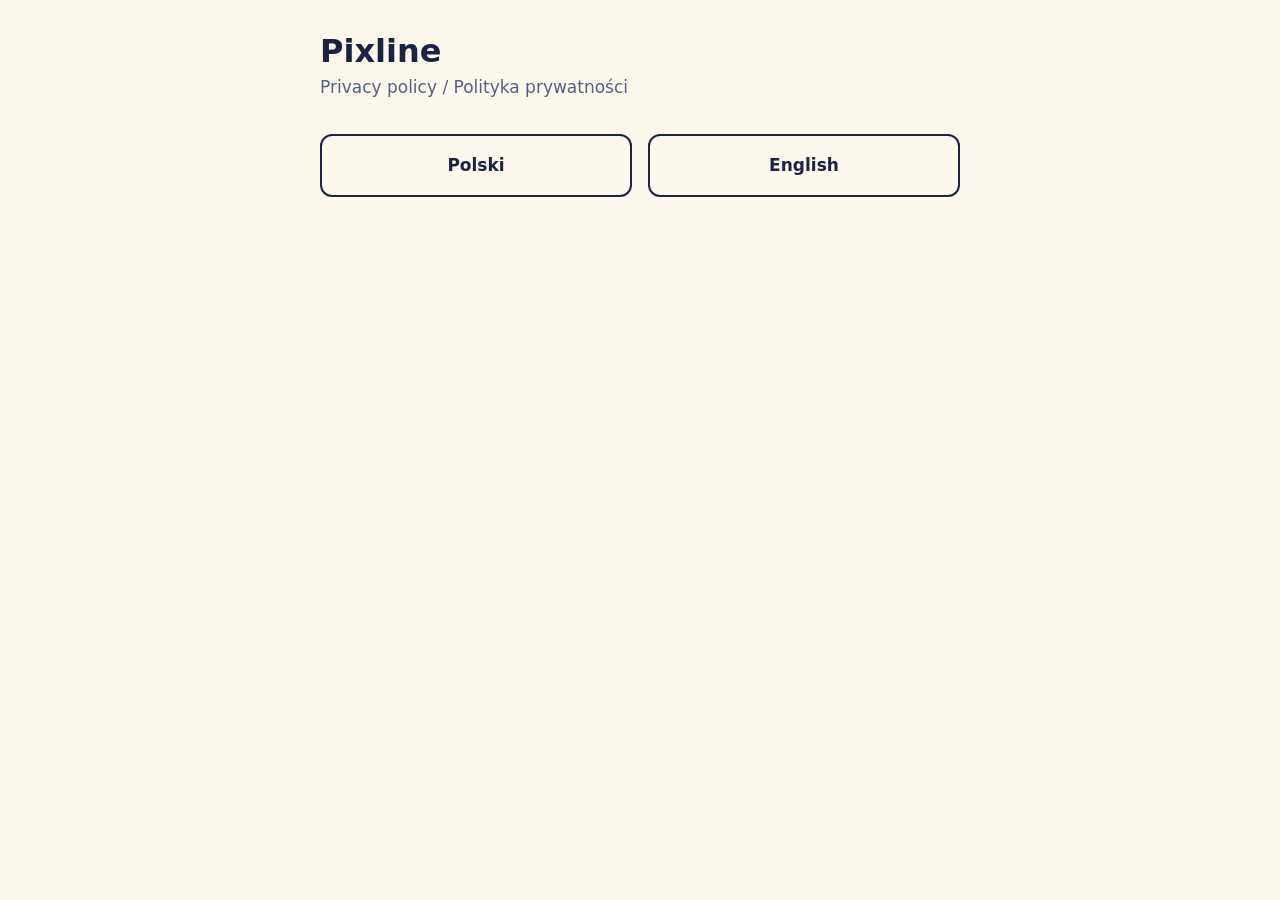
<file: index.html>
<!doctype html>
<html lang="en">
<head>
  <meta charset="utf-8">
  <meta name="viewport" content="width=device-width, initial-scale=1">
  <title>Pixline: privacy policy</title>
  <link rel="stylesheet" href="style.css">
</head>
<body>
  <main>
    <h1>Pixline</h1>
    <p class="meta">Privacy policy / Polityka prywatności</p>
    <div class="choose">
      <a href="pl/">Polski</a>
      <a href="en/">English</a>
    </div>
  </main>
</body>
</html>
</file>
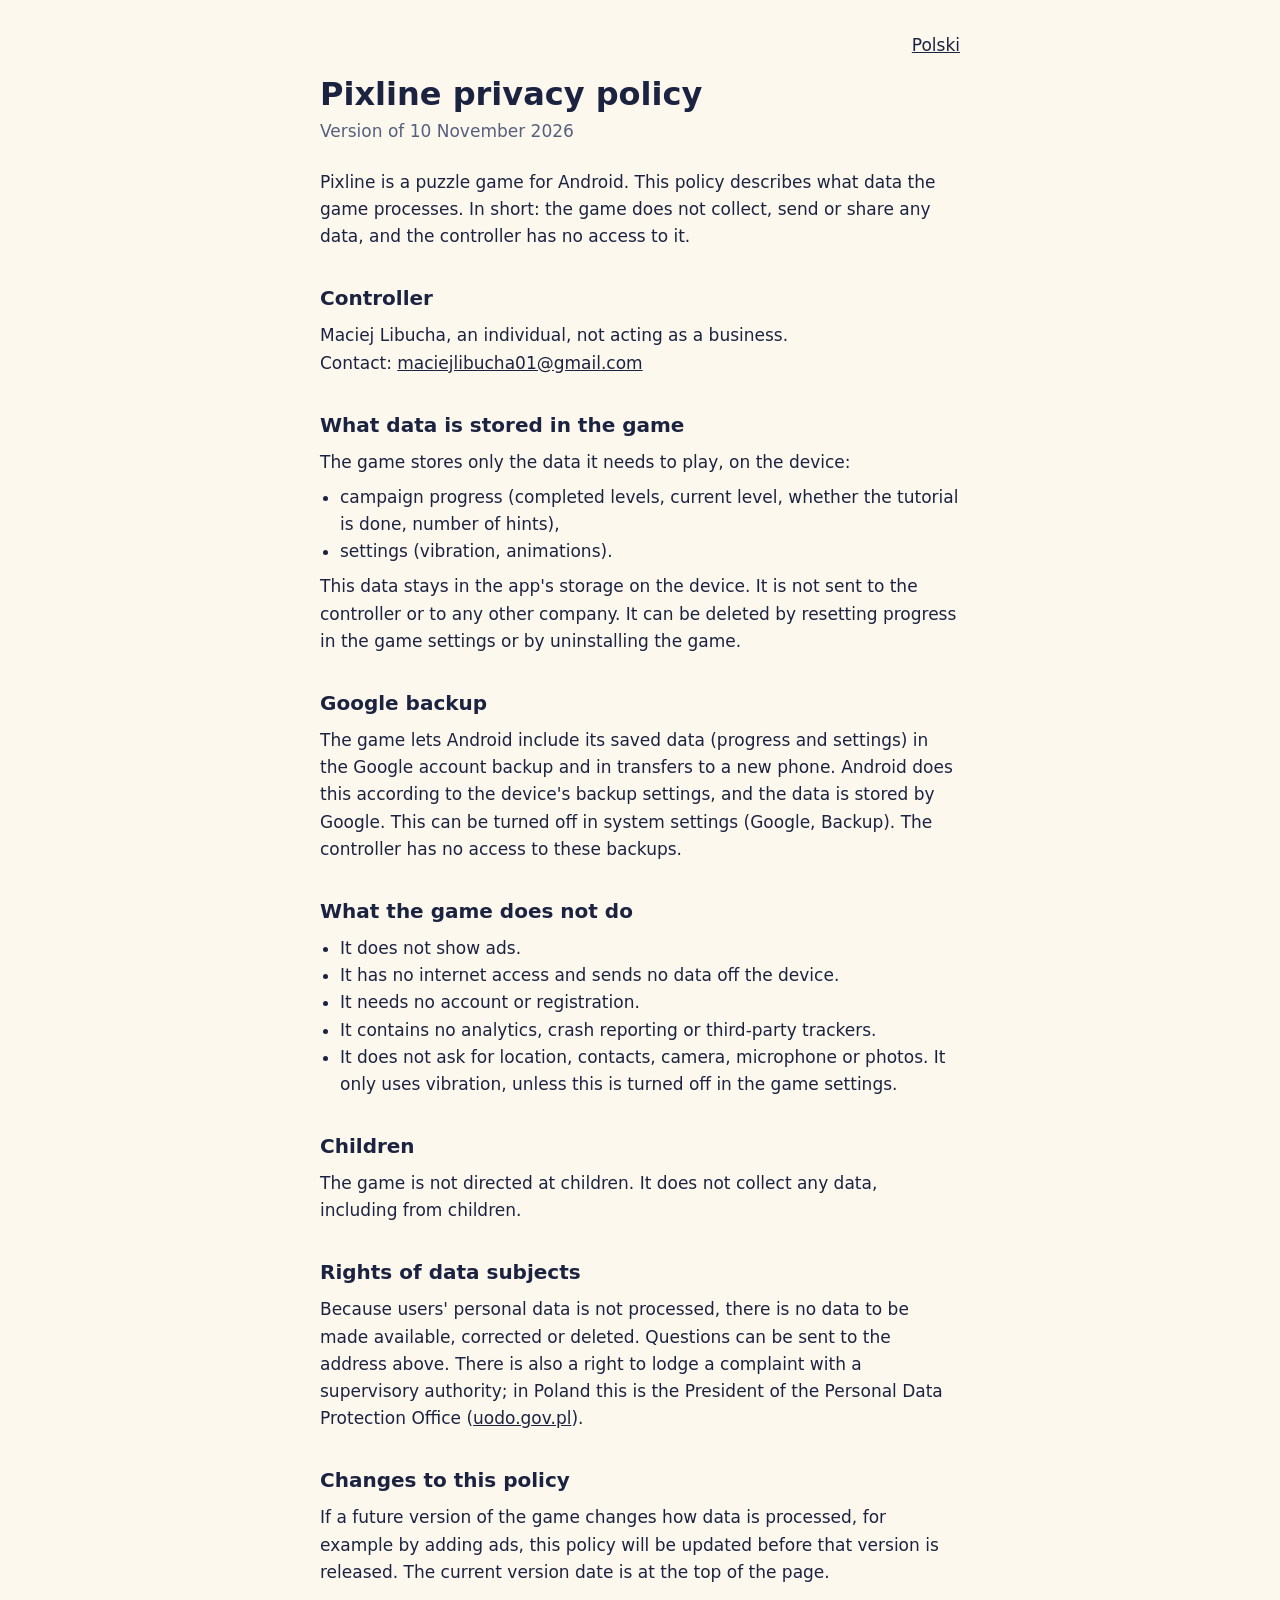
<file: en/index.html>
<!doctype html>
<html lang="en">
<head>
  <meta charset="utf-8">
  <meta name="viewport" content="width=device-width, initial-scale=1">
  <title>Pixline: privacy policy</title>
  <link rel="stylesheet" href="../style.css">
</head>
<body>
  <main>
    <p class="lang"><a href="../pl/">Polski</a></p>
    <h1>Pixline privacy policy</h1>
    <p class="meta">Version of 10 November 2026</p>

    <p>Pixline is a puzzle game for Android. This policy describes what data the game processes. In short: the game does not collect, send or share any data, and the controller has no access to it.</p>

    <h2>Controller</h2>
    <p>Maciej Libucha, an individual, not acting as a business.<br>
    Contact: <a href="mailto:maciejlibucha01@gmail.com">maciejlibucha01@gmail.com</a></p>

    <h2>What data is stored in the game</h2>
    <p>The game stores only the data it needs to play, on the device:</p>
    <ul>
      <li>campaign progress (completed levels, current level, whether the tutorial is done, number of hints),</li>
      <li>settings (vibration, animations).</li>
    </ul>
    <p>This data stays in the app's storage on the device. It is not sent to the controller or to any other company. It can be deleted by resetting progress in the game settings or by uninstalling the game.</p>

    <h2>Google backup</h2>
    <p>The game lets Android include its saved data (progress and settings) in the Google account backup and in transfers to a new phone. Android does this according to the device's backup settings, and the data is stored by Google. This can be turned off in system settings (Google, Backup). The controller has no access to these backups.</p>

    <h2>What the game does not do</h2>
    <ul>
      <li>It does not show ads.</li>
      <li>It has no internet access and sends no data off the device.</li>
      <li>It needs no account or registration.</li>
      <li>It contains no analytics, crash reporting or third-party trackers.</li>
      <li>It does not ask for location, contacts, camera, microphone or photos. It only uses vibration, unless this is turned off in the game settings.</li>
    </ul>

    <h2>Children</h2>
    <p>The game is not directed at children. It does not collect any data, including from children.</p>

    <h2>Rights of data subjects</h2>
    <p>Because users' personal data is not processed, there is no data to be made available, corrected or deleted. Questions can be sent to the address above. There is also a right to lodge a complaint with a supervisory authority; in Poland this is the President of the Personal Data Protection Office (<a href="https://uodo.gov.pl/en">uodo.gov.pl</a>).</p>

    <h2>Changes to this policy</h2>
    <p>If a future version of the game changes how data is processed, for example by adding ads, this policy will be updated before that version is released. The current version date is at the top of the page.</p>
  </main>
</body>
</html>
</file>
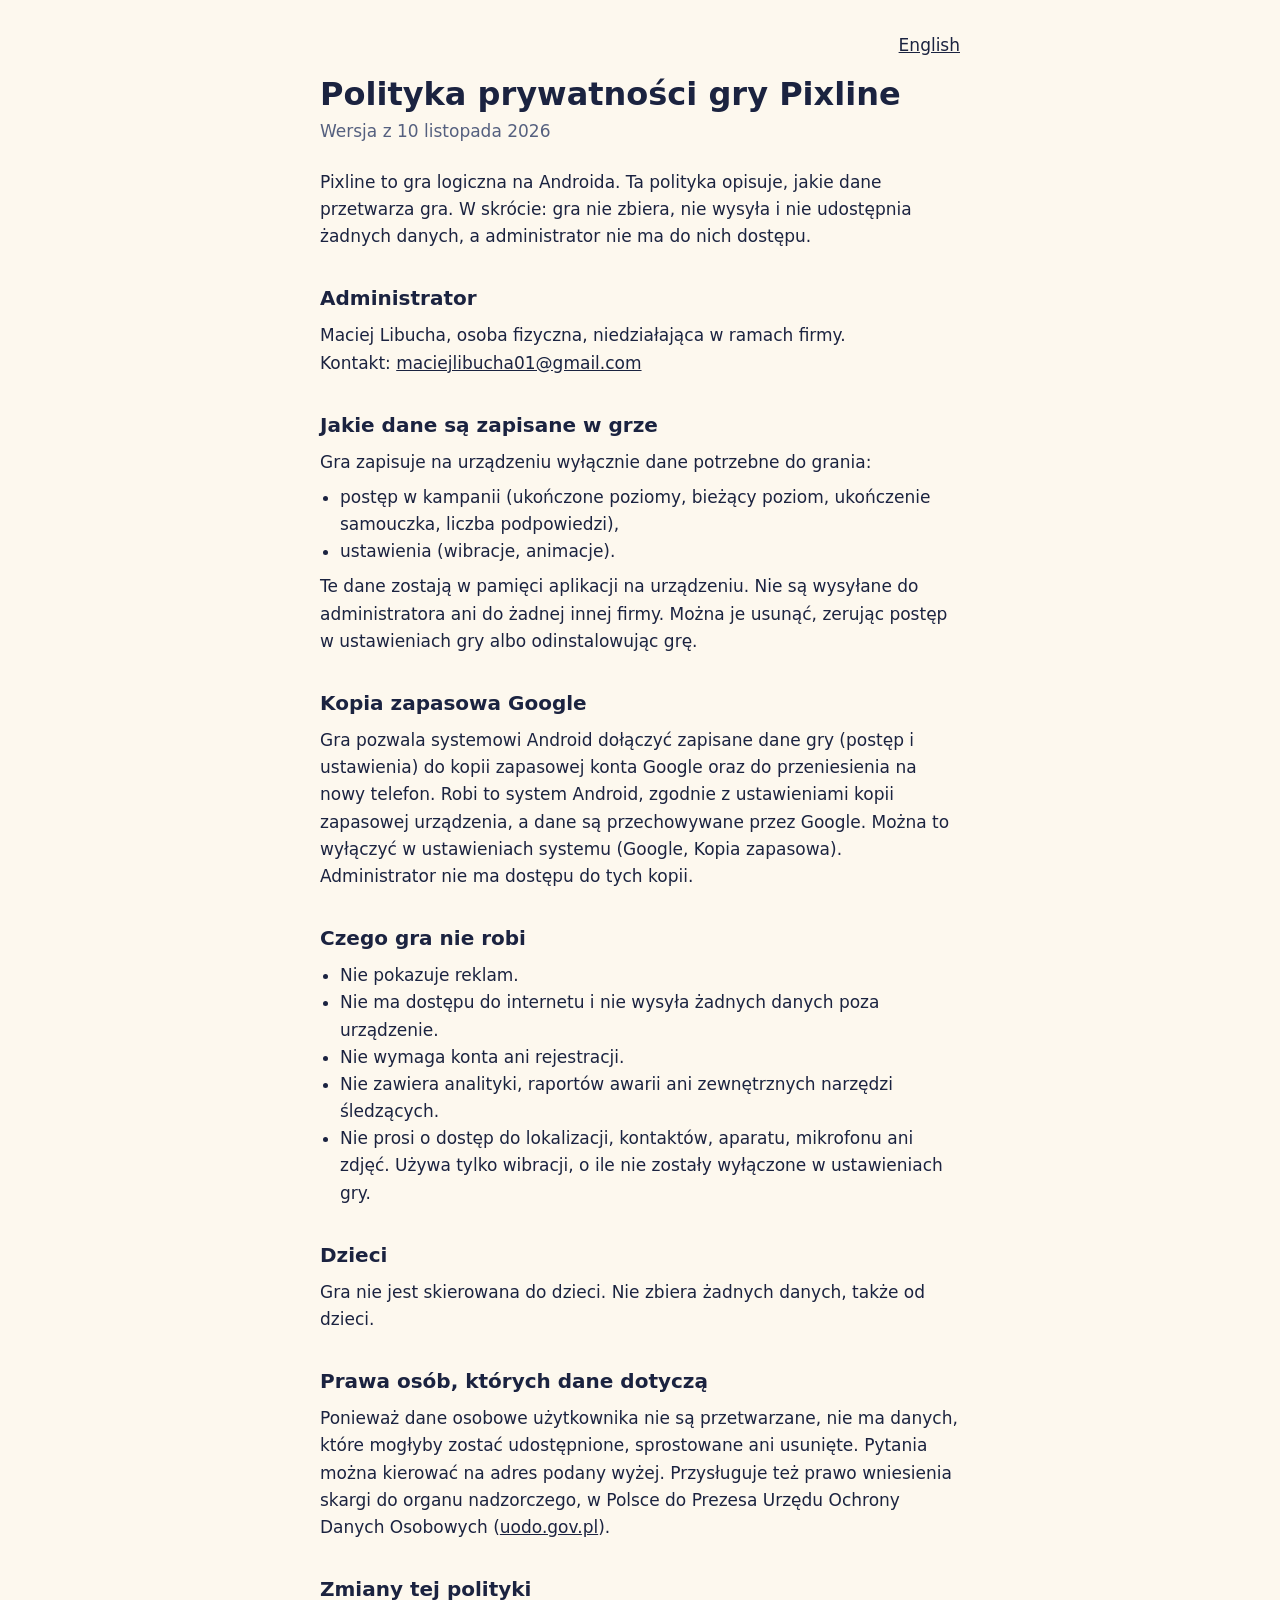
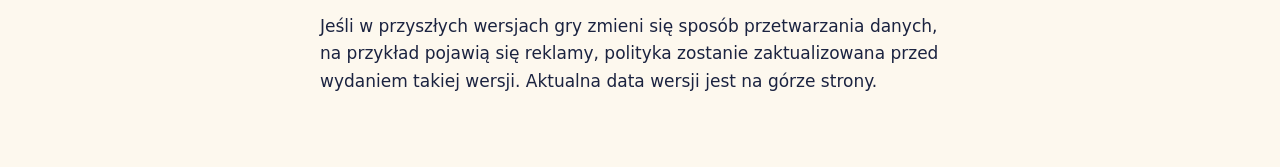
<file: pl/index.html>
<!doctype html>
<html lang="pl">
<head>
  <meta charset="utf-8">
  <meta name="viewport" content="width=device-width, initial-scale=1">
  <title>Pixline: polityka prywatności</title>
  <link rel="stylesheet" href="../style.css">
</head>
<body>
  <main>
    <p class="lang"><a href="../en/">English</a></p>
    <h1>Polityka prywatności gry Pixline</h1>
    <p class="meta">Wersja z 10 listopada 2026</p>

    <p>Pixline to gra logiczna na Androida. Ta polityka opisuje, jakie dane przetwarza gra. W skrócie: gra nie zbiera, nie wysyła i nie udostępnia żadnych danych, a administrator nie ma do nich dostępu.</p>

    <h2>Administrator</h2>
    <p>Maciej Libucha, osoba fizyczna, niedziałająca w ramach firmy.<br>
    Kontakt: <a href="mailto:maciejlibucha01@gmail.com">maciejlibucha01@gmail.com</a></p>

    <h2>Jakie dane są zapisane w grze</h2>
    <p>Gra zapisuje na urządzeniu wyłącznie dane potrzebne do grania:</p>
    <ul>
      <li>postęp w kampanii (ukończone poziomy, bieżący poziom, ukończenie samouczka, liczba podpowiedzi),</li>
      <li>ustawienia (wibracje, animacje).</li>
    </ul>
    <p>Te dane zostają w pamięci aplikacji na urządzeniu. Nie są wysyłane do administratora ani do żadnej innej firmy. Można je usunąć, zerując postęp w ustawieniach gry albo odinstalowując grę.</p>

    <h2>Kopia zapasowa Google</h2>
    <p>Gra pozwala systemowi Android dołączyć zapisane dane gry (postęp i ustawienia) do kopii zapasowej konta Google oraz do przeniesienia na nowy telefon. Robi to system Android, zgodnie z ustawieniami kopii zapasowej urządzenia, a dane są przechowywane przez Google. Można to wyłączyć w ustawieniach systemu (Google, Kopia zapasowa). Administrator nie ma dostępu do tych kopii.</p>

    <h2>Czego gra nie robi</h2>
    <ul>
      <li>Nie pokazuje reklam.</li>
      <li>Nie ma dostępu do internetu i nie wysyła żadnych danych poza urządzenie.</li>
      <li>Nie wymaga konta ani rejestracji.</li>
      <li>Nie zawiera analityki, raportów awarii ani zewnętrznych narzędzi śledzących.</li>
      <li>Nie prosi o dostęp do lokalizacji, kontaktów, aparatu, mikrofonu ani zdjęć. Używa tylko wibracji, o ile nie zostały wyłączone w ustawieniach gry.</li>
    </ul>

    <h2>Dzieci</h2>
    <p>Gra nie jest skierowana do dzieci. Nie zbiera żadnych danych, także od dzieci.</p>

    <h2>Prawa osób, których dane dotyczą</h2>
    <p>Ponieważ dane osobowe użytkownika nie są przetwarzane, nie ma danych, które mogłyby zostać udostępnione, sprostowane ani usunięte. Pytania można kierować na adres podany wyżej. Przysługuje też prawo wniesienia skargi do organu nadzorczego, w Polsce do Prezesa Urzędu Ochrony Danych Osobowych (<a href="https://uodo.gov.pl">uodo.gov.pl</a>).</p>

    <h2>Zmiany tej polityki</h2>
    <p>Jeśli w przyszłych wersjach gry zmieni się sposób przetwarzania danych, na przykład pojawią się reklamy, polityka zostanie zaktualizowana przed wydaniem takiej wersji. Aktualna data wersji jest na górze strony.</p>
  </main>
</body>
</html>
</file>
<file: style.css>
:root {
  --bg: #fdf8ee;
  --text: #1b2340;
  --muted: #55607f;
  --card: #ffffff;
  --accent: #1b2340;
  --line: #d9d2bf;
}

@media (prefers-color-scheme: dark) {
  :root {
    --bg: #12182f;
    --text: #f4ecd8;
    --muted: #a9b2cf;
    --card: #1b2340;
    --accent: #f4ecd8;
    --line: #333d63;
  }
}

* {
  box-sizing: border-box;
}

body {
  margin: 0;
  background: var(--bg);
  color: var(--text);
  font: 17px/1.6 system-ui, -apple-system, "Segoe UI", Roboto, sans-serif;
}

main {
  max-width: 42rem;
  margin: 0 auto;
  padding: 2rem 1rem 4rem;
}

h1 {
  font-size: 2rem;
  line-height: 1.2;
  margin: 0 0 0.25rem;
}

h2 {
  font-size: 1.25rem;
  margin: 2rem 0 0.5rem;
}

p,
ul {
  margin: 0.5rem 0;
}

ul {
  padding-left: 1.25rem;
}

a {
  color: var(--accent);
}

.meta {
  color: var(--muted);
  margin: 0 0 1.5rem;
}

.lang {
  text-align: right;
  margin: 0 0 1rem;
}

.card {
  background: var(--card);
  border: 1px solid var(--line);
  border-radius: 12px;
  padding: 0.25rem 1.25rem 1rem;
  margin-top: 1.5rem;
}

.choose {
  display: flex;
  flex-wrap: wrap;
  gap: 1rem;
  margin-top: 2rem;
}

.choose a {
  flex: 1 1 12rem;
  text-align: center;
  padding: 1rem;
  border: 2px solid var(--accent);
  border-radius: 12px;
  font-weight: 600;
  text-decoration: none;
}
</file>
